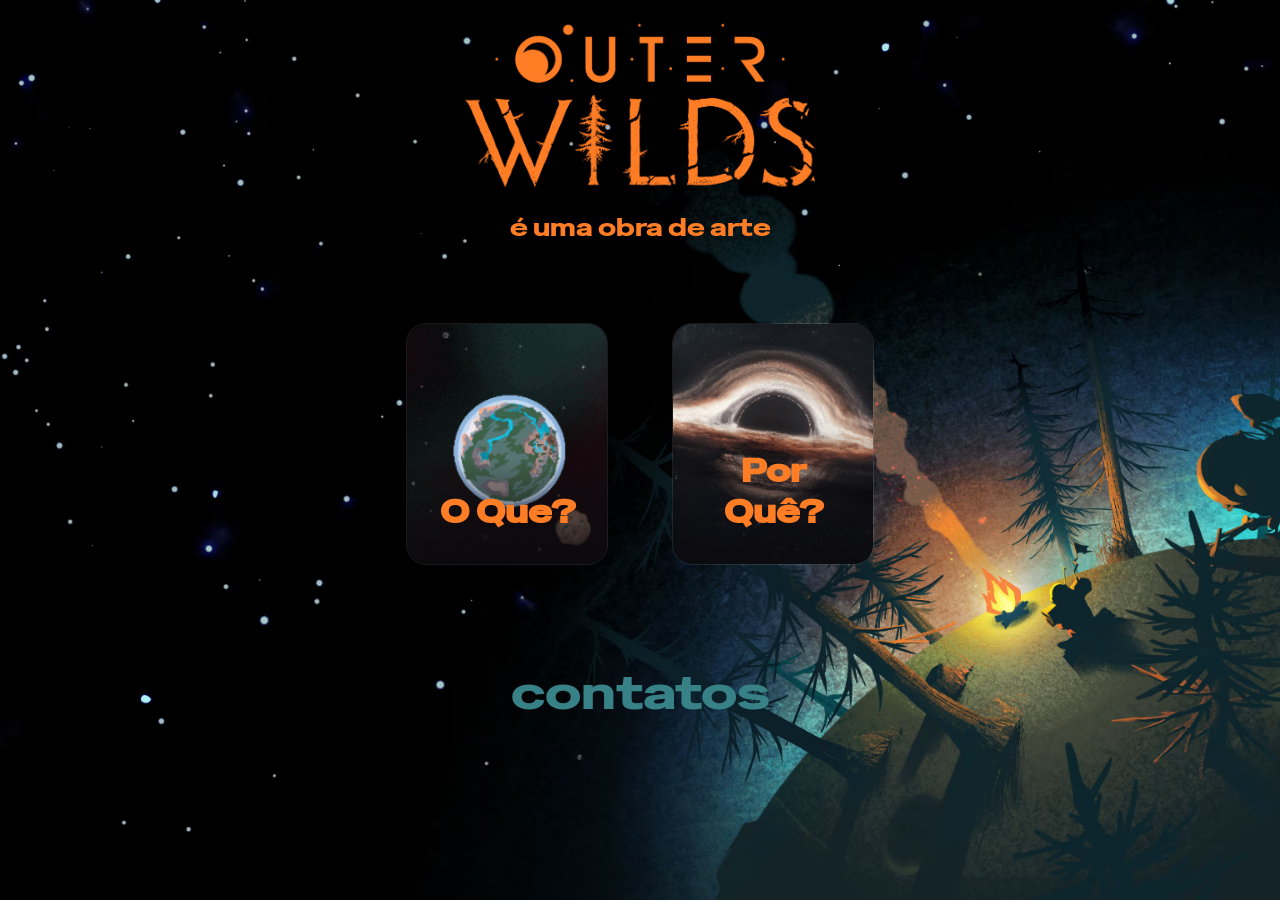
<file: index.html>
<!DOCTYPE html>

<html lang="pt-BR">

	<head>
		<meta name="description" content="Outer Wilds é uma obra de arte - Entenda">
		<meta name="keywords" content="Outer Wilds, jogo, obra de arte">
		<meta name="author" content="Kauã Nasário">
		<meta charset="UTF-8">
		<meta name="viewport" content="width=device-width, initial-scale=1.0">
		<title>Outer Wilds is a Masterpiece</title>
			
		<link rel="preconnect" href="https://fonts.googleapis.com">
		<link rel="preconnect" href="https://fonts.gstatic.com" crossorigin>
		<link href="https://fonts.googleapis.com/css2?family=Special+Gothic+Expanded+One&display=swap" rel="stylesheet">
	
		<link rel="stylesheet" href="style.css">
		
	</head>
	
	<body>
	
		<h1>
		
		<img src="Outer_Wilds_Logo.png" alt="Outer Wilds Logo">
		
		
		</h1>
		<h2>é uma obra de arte</h2>
		<!-- Página principal com navegação para outras seções! --!>
		<div class="options">
			<!-- Leva para a página de 'explicação' do que é Outer Wilds. --!>
			<a href="oque.html" class="option-card what">
				<div class="card-image">
					<img src="planet.png" class="static-img" alt="Planet">
					<img src="planet.gif" class="gif-img" alt="Planet Anim">
				</div>
				<div class="option-text">
					<h3>O Que?</h3>
				</div>
			</a>
			<!-- ´Leva para a página de 'explicação' do por quê Outer Wilds é uma obra de arte. --!>
			<a href="porque.html" class="option-card why">
				<div class="card-image">
					<img src="eye.png" class="static-img" alt="Eye">
					<img src="eye.gif" class="gif-img" alt="Eye anim">
				</div>
				<div class="option-text">
					<h3>Por Quê?</h3>
				</div>
			</a>
		</div>
		
		<div class="footer">
			<a href="contatos.html" class="contatos-link">contatos</a>
		</div>
		
	
	</body>
	
</html>
</file>
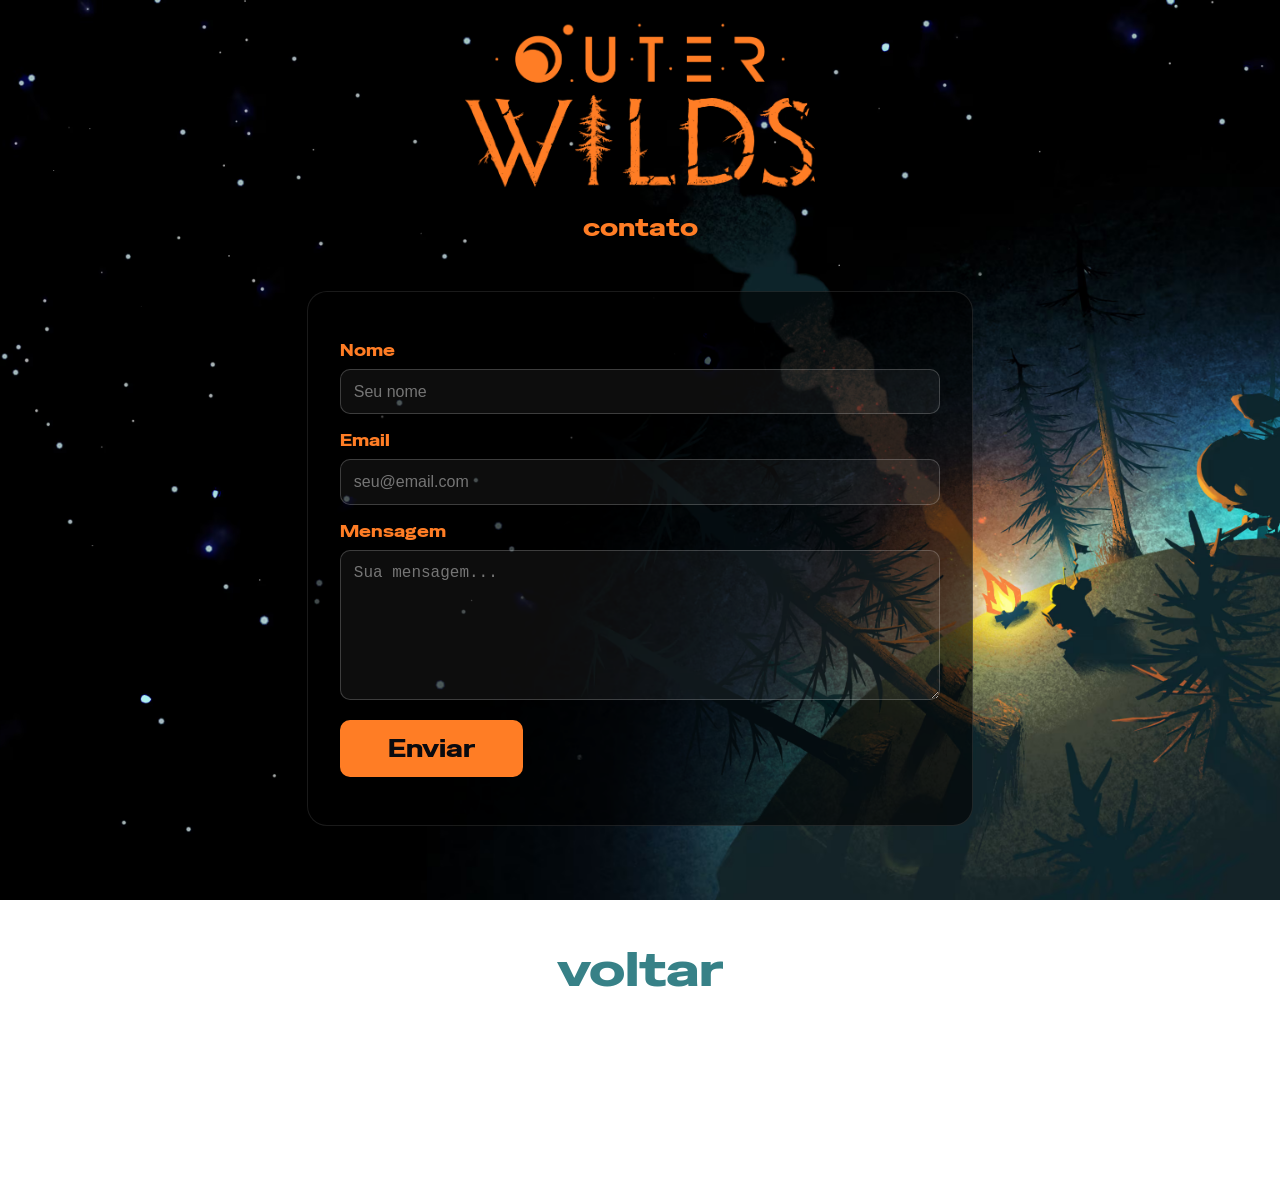
<file: contatos.html>
<!DOCTYPE html>
<html lang="pt-BR">
<head>
    <meta charset="UTF-8">
    <meta name="viewport" content="width=device-width, initial-scale=1.0">
    <title>Outer Wilds - Contato</title>
    
    <link rel="preconnect" href="https://fonts.googleapis.com">
    <link rel="preconnect" href="https://fonts.gstatic.com" crossorigin>
    <link href="https://fonts.googleapis.com/css2?family=Special+Gothic+Expanded+One&display=swap" rel="stylesheet">
    <link rel="stylesheet" href="style.css">
</head>
<body>
    <h1><img src="Outer_Wilds_Logo.png" alt="Outer Wilds Logo"></h1>
    <h2>contato</h2>
    
    <div class="contact-form">
        <form id="contactForm" onsubmit="return validateForm()">
            <label for="nome">Nome</label>
            <input type="text" id="nome" placeholder="Seu nome">
            
            <label for="email">Email</label>
            <input type="email" id="email" placeholder="seu@email.com">
            
            <label for="mensagem">Mensagem</label>
            <textarea id="mensagem" placeholder="Sua mensagem..."></textarea>
            
            <button type="submit">Enviar</button>
        </form>
        <div id="formMessage" style="color: #FF7D25; margin-top: 1rem; text-align: center;"></div>
    </div>
    
    <div class="footer">
        <a href="index.html" class="contatos-link">voltar</a>
    </div>
    
    <script>
        function validateForm() {
            var nome = document.getElementById('nome').value;
            var email = document.getElementById('email').value;
            var mensagem = document.getElementById('mensagem').value;
            var msg = document.getElementById('formMessage');
            
            if (nome === '' || nome.length < 2) {
                msg.textContent = 'Por favor, digite seu nome (mínimo 2 caracteres!!!)';
                return false;
            }
            
            if (email === '' || !email.includes('@') || !email.includes('.')) {
                msg.textContent = 'Por favor, digite um email válido';
                return false;
            }
            
            if (mensagem === '' || mensagem.length < 10) {
                msg.textContent = 'Por favor, digite uma mensagem (mínimo 10 caracteres!)';
                return false;
            }
            
            msg.textContent = '✅ Mensagem enviada com sucesso! (Demo!!!!)';
            msg.style.color = '#4CAF50';
            return false; 
        }
    </script>
</body>
</html>
</file>
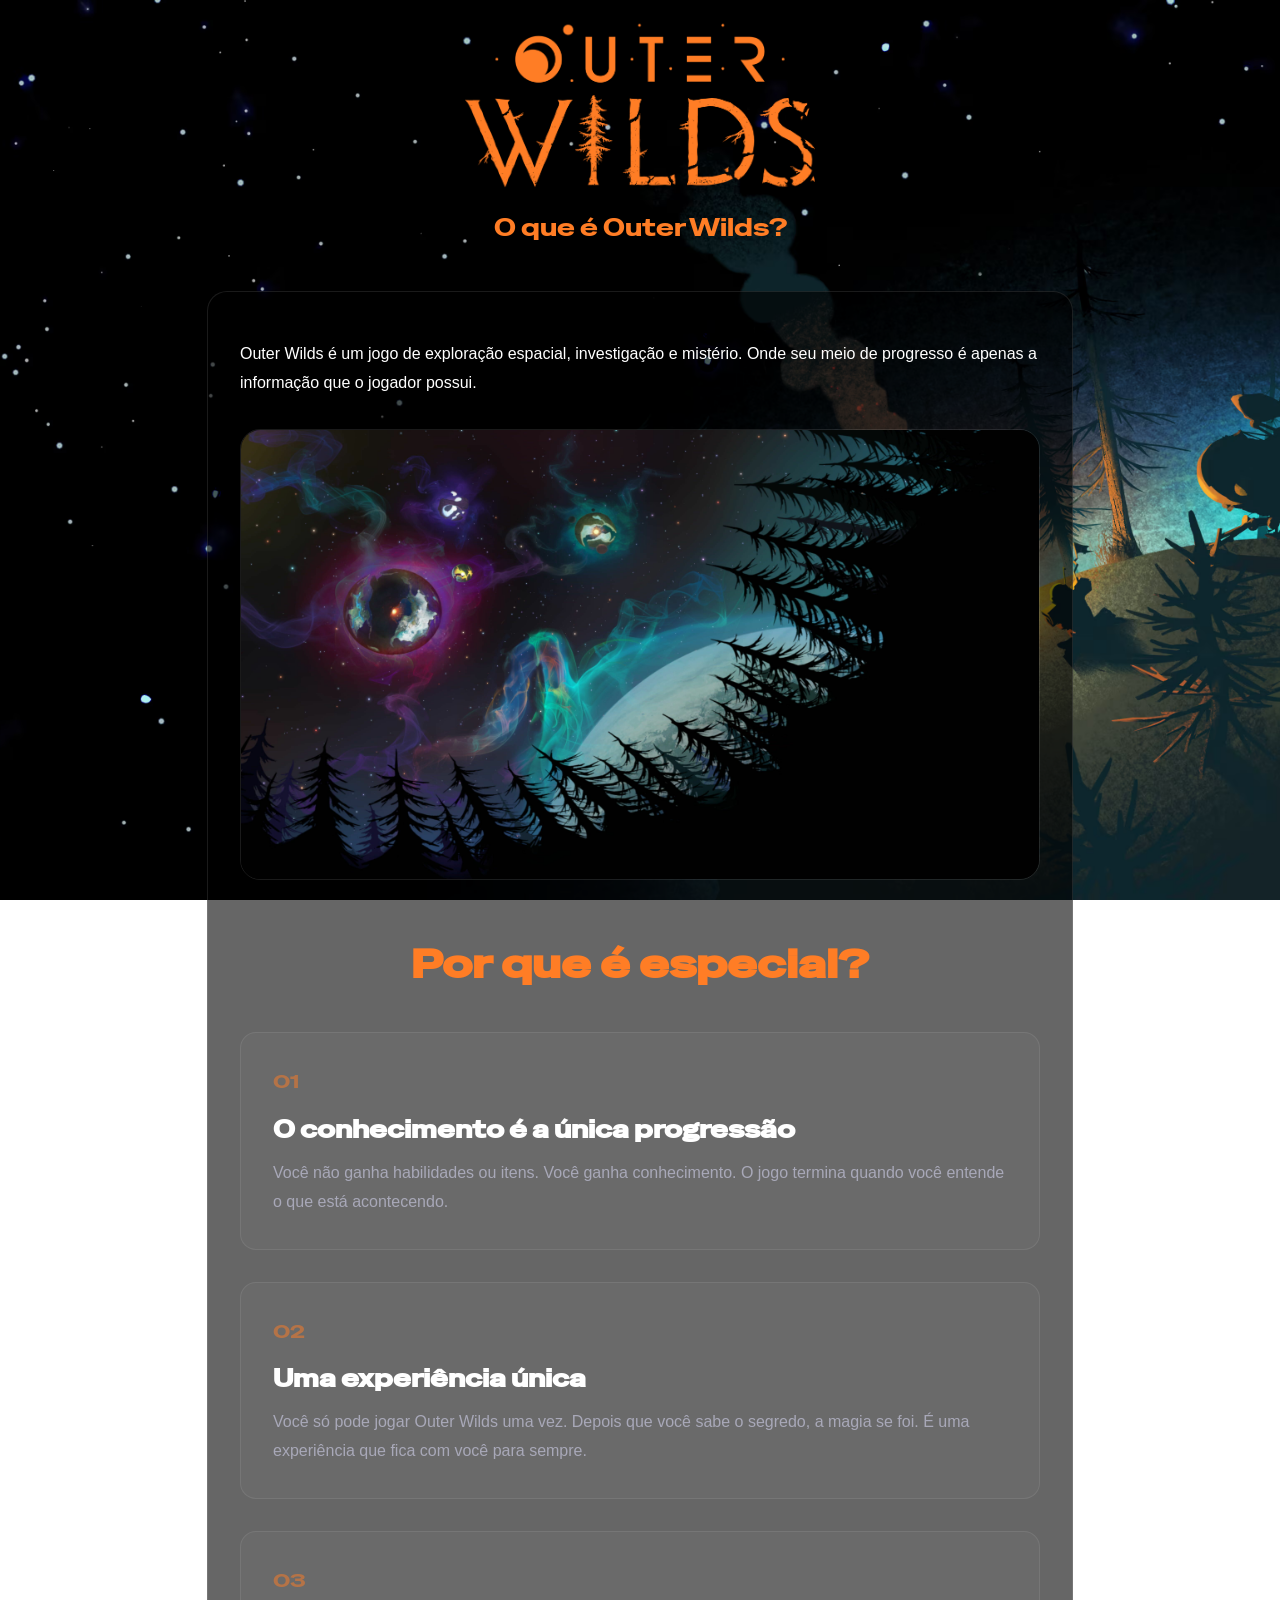
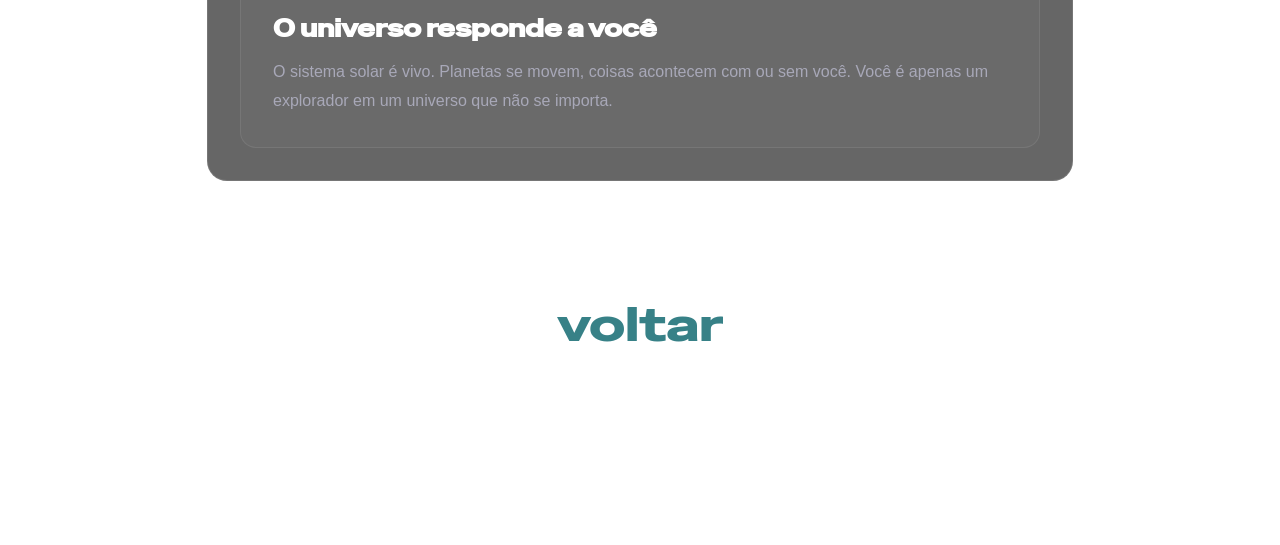
<file: oque.html>
<!DOCTYPE html>
<html lang="pt-BR">
<head>
    <meta charset="UTF-8">
    <meta name="viewport" content="width=device-width, initial-scale=1.0">
    <title>Outer Wilds - O que é?</title>
    
    <link rel="preconnect" href="https://fonts.googleapis.com">
    <link rel="preconnect" href="https://fonts.gstatic.com" crossorigin>
    <link href="https://fonts.googleapis.com/css2?family=Special+Gothic+Expanded+One&display=swap" rel="stylesheet">
    <link rel="stylesheet" href="style.css">
</head>
<body>
    <h1><img src="Outer_Wilds_Logo.png" alt="Outer Wilds Logo"></h1>
    <h2>O que é Outer Wilds?</h2>
    
    <div class="content">
        <p>Outer Wilds é um jogo de exploração espacial, investigação e mistério. Onde seu meio de progresso é apenas a informação que o jogador possui.</p>
        
        <div class="feature-image">
            <img src="Outer_Wilds_Oque.jpg" alt="Outer Wilds">
        </div>
        
        <h3>Por que é especial?</h3>
        
        <div class="reasons">
            <div class="reason">
                <div class="reason-number">01</div>
                <h4>O conhecimento é a única progressão</h4>
                <p>Você não ganha habilidades ou itens. Você ganha conhecimento. O jogo termina quando você entende o que está acontecendo.</p>
            </div>
            
            <div class="reason">
                <div class="reason-number">02</div>
                <h4>Uma experiência única</h4>
                <p>Você só pode jogar Outer Wilds uma vez. Depois que você sabe o segredo, a magia se foi. É uma experiência que fica com você para sempre.</p>
            </div>
            
            <div class="reason">
                <div class="reason-number">03</div>
                <h4>O universo responde a você</h4>
                <p>O sistema solar é vivo. Planetas se movem, coisas acontecem com ou sem você. Você é apenas um explorador em um universo que não se importa.</p>
            </div>
        </div>
    </div>
    
    <div class="footer">
        <a href="index.html" class="contatos-link">voltar</a>
    </div>
</body>
</html>
</file>
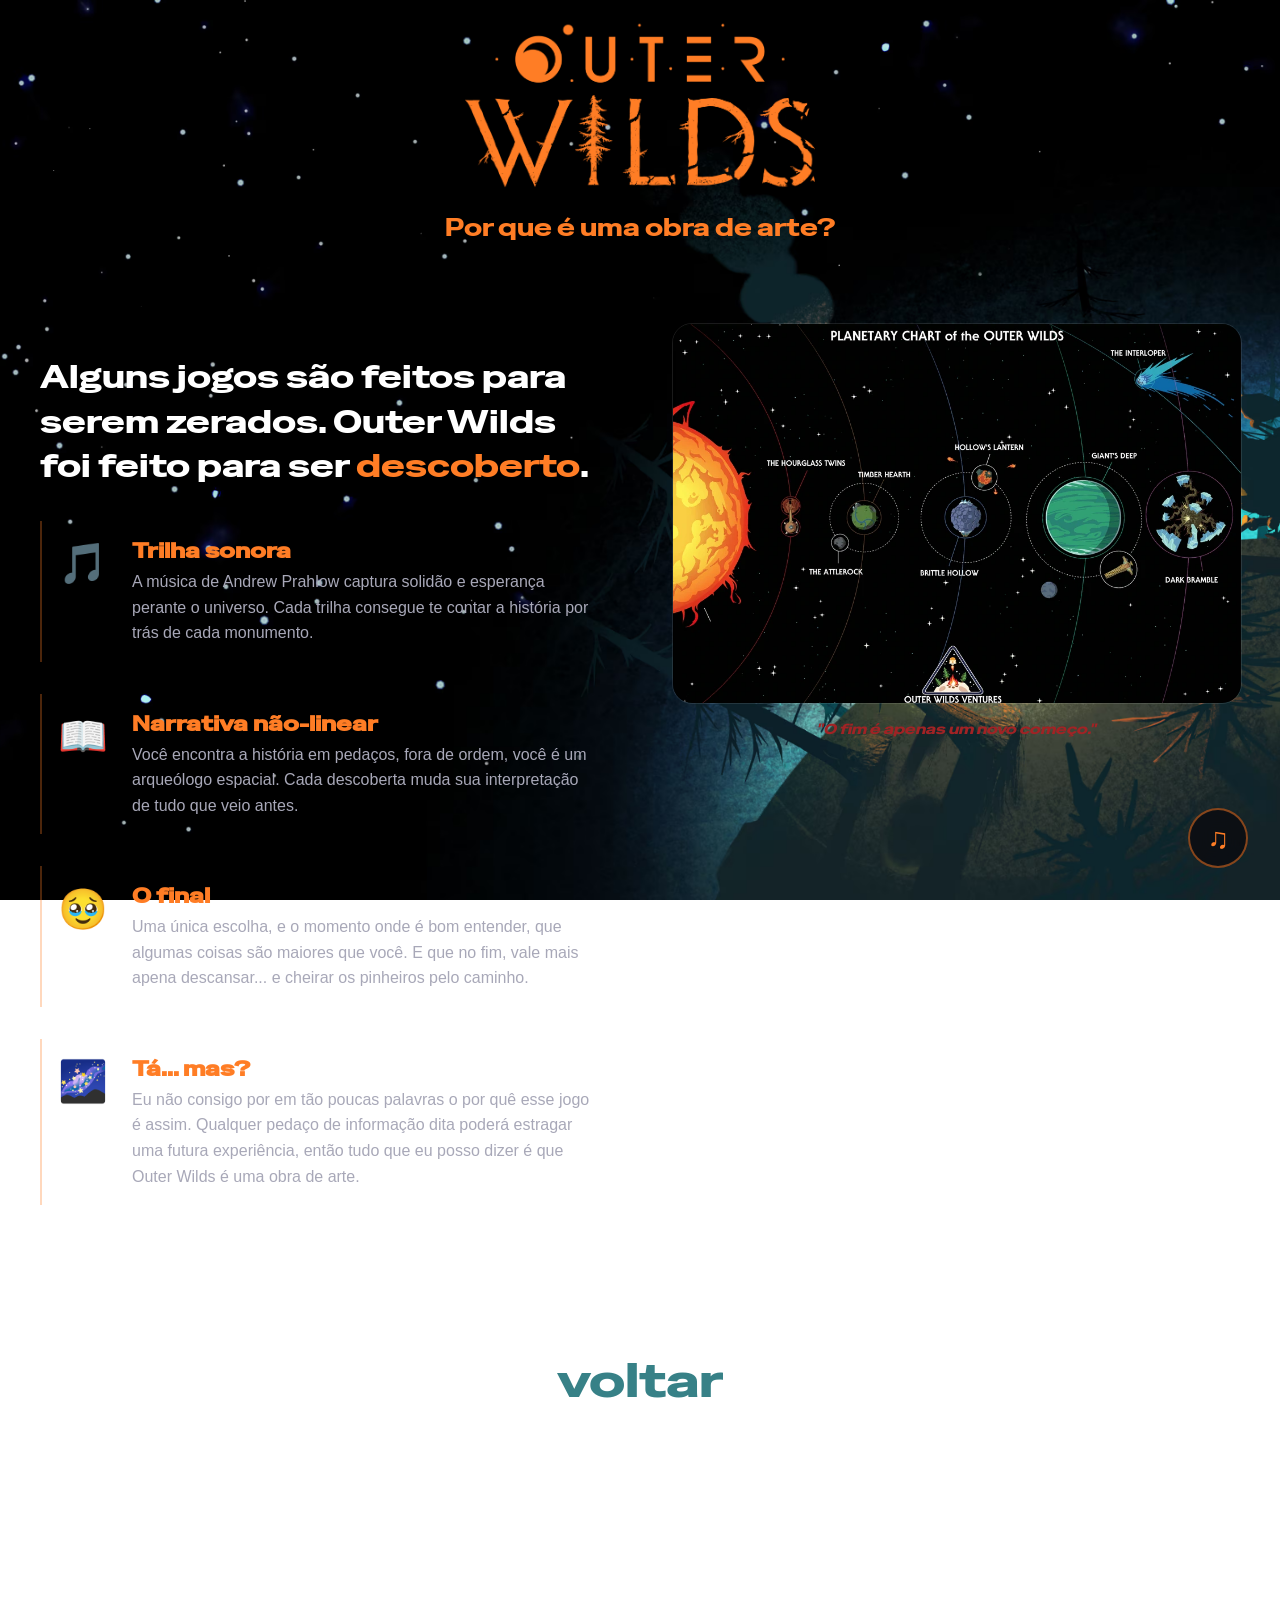
<file: porque.html>
<!DOCTYPE html>
<html lang="pt-BR">
<head>
    <meta charset="UTF-8">
    <meta name="viewport" content="width=device-width, initial-scale=1.0">
    <title>Outer Wilds - Por quê?</title>
    
    <link rel="preconnect" href="https://fonts.googleapis.com">
    <link rel="preconnect" href="https://fonts.gstatic.com" crossorigin>
    <link href="https://fonts.googleapis.com/css2?family=Special+Gothic+Expanded+One&display=swap" rel="stylesheet">
    <link rel="stylesheet" href="style.css">
</head>
<body>
    <h1><img src="Outer_Wilds_Logo.png" alt="Outer Wilds Logo"></h1>
    <h2>Por que é uma obra de arte?</h2>
    
    <div class="content-alt">
        <div class="alt-grid">
            <div class="alt-text">
                <p class="alt-intro">Alguns jogos são feitos para serem zerados. Outer Wilds foi feito para ser <span class="highlight">descoberto</span>.</p>
                
                <div class="alt-points">
                    <div class="alt-point">
                        <span class="alt-icon">🎵</span>
                        <div>
                            <h4>Trilha sonora</h4>
                            <p>A música de Andrew Prahlow captura solidão e esperança perante o universo. Cada trilha consegue te contar a história por trás de cada monumento.</p>
                        </div>
                    </div>
                    
                    <div class="alt-point">
                        <span class="alt-icon">📖</span>
                        <div>
                            <h4>Narrativa não-linear</h4>
                            <p>Você encontra a história em pedaços, fora de ordem, você é um arqueólogo espacial. Cada descoberta muda sua interpretação de tudo que veio antes.</p>
                        </div>
                    </div>
                    
                    <div class="alt-point">
                        <span class="alt-icon">🥹</span>
                        <div>
                            <h4>O final</h4>
                            <p>Uma única escolha, e o momento onde é bom entender, que algumas coisas são maiores que você. E que no fim, vale mais apena descansar... e cheirar os pinheiros pelo caminho.</p>
                        </div>
                    </div>
                    
                    <div class="alt-point">
                        <span class="alt-icon">🌌</span>
                        <div>
                            <h4>Tá... mas?</h4>
                            <p>Eu não consigo por em tão poucas palavras o por quê esse jogo é assim. Qualquer pedaço de informação dita poderá estragar uma futura experiência, então tudo que eu posso dizer é que Outer Wilds é uma obra de arte.</p>
                        </div>
                    </div>
                </div>
            </div>
            
            <div class="alt-image">
                <img src="Solar_system_map.webp" alt="Solar system">
                <p class="alt-caption">"O fim é apenas um novo começo."</p>
            </div>
        </div>
    </div>
    
    <div class="footer">
        <a href="index.html" class="contatos-link">voltar</a>
    </div>
    
    <button id="musicBtn" class="music-button">♫</button>
    <audio id="bgMusic" loop>
        <source src="Travelers_Andrew_Prahlow.mp3" type="audio/mpeg">
    </audio>
    
    <script>
        const musicBtn = document.getElementById('musicBtn');
        const bgMusic = document.getElementById('bgMusic');
        let isPlaying = false;
        
        musicBtn.addEventListener('click', function() {
            if (isPlaying) {
                bgMusic.pause();
                musicBtn.textContent = '♫';
                musicBtn.classList.remove('playing');
            } else {
                bgMusic.play();
                musicBtn.textContent = '⏸';
                musicBtn.classList.add('playing');
            }
            isPlaying = !isPlaying;
        });
    </script>
</body>
</html>
</file>
<file: style.css>
/* Configuração para o background ser bonito. */
body {
    background-image: url(outer-wilds-4k.png);
    background-size: cover;
    background-position: center;
    background-attachment: fixed;
}

h1 img {
	width: 50%;
	max-width: 350px;
	height: auto;
	display: block;
	margin: 0 auto;
}

h2 {
	color: #FF7D25;
	font-family: "Special Gothic Expanded One", sans-serif;
    font-weight: 400;
    font-style: normal;
	font-size: 1.5rem;
	text-align: center;
	margin-top: 1rem;
}

.options {
	display: flex;
	justify-content: center;
	gap: 4rem;
	padding: 2rem;
	height: auto;
	align-items: center;
	margin-top: 3rem;
}

.option-card {
    flex: 1;
    max-width: 200px;
	aspect-ratio: 1 / 1.2;
    border-radius: 20px;
    overflow: hidden;
    position: relative;
    cursor: pointer;
    text-decoration: none;
    transition: all 0.4s ease;
    border: 1px solid rgba(255, 255, 255, 0.1);
}

.option-card img {
    width: 100%;
    height: 100%;
    object-fit: cover;
    display: block;
}

.option-card .option-text {
    position: absolute;
    bottom: 0;
    left: 0;
    right: 0;
    padding: 2rem;
    background: linear-gradient(transparent, rgba(10, 10, 15, 0.9));
    text-align: center;
}

.card-image {
    width: 100%;
    height: 100%;
    position: relative;
    overflow: hidden;
}

.card-image img {
    width: 100%;
    height: 100%;
    object-fit: cover;
    display: block;
}

.card-image .gif-img {
	display: none;
}

/* Efeito de hover nas card pra ser bonito. */
.option-card:hover .card-image .gif-img {
    display:block;
}

.option-card:hover .card-image .static-img {
	display:none;
}

.option-card h3 {
    color: #FF7D25;
    font-family: "Special Gothic Expanded One", sans-serif;
    font-size: 2rem;
    margin: 0;
}

.footer {
	text-align: center;
	padding: 4rem 0;
	min-height: 20vh;
}

.contatos-link {
	color:#378187;
    font-family: "Special Gothic Expanded One", sans-serif;
    font-size: 3rem;
    text-decoration: none;
    transition: color 0.3s ease;
}

.contatos-link:hover {
	color: #5059EB;
}
	
@media (max-width: 768px) {
    .options {
        flex-direction: column; 
        gap: 2rem;
		align-items: center;
    }

    .option-card {
        max-width: 80%;
    }

    h2 {
        font-size: 2rem;
    }

    .option-card h3 {
        font-size: 1.5rem;
    }

    .contatos-link {
        font-size: 2rem;
    }
}

@media (max-width: 1024px) and (min-width: 769px) {
    .options {
        gap: 2rem;
    }
    
    .option-card {
        max-width: 300px;
    }
}

.content {
    max-width: 800px;
    margin: 3rem auto;
    padding: 2rem;
    color: #fff;
    font-family: Arial, sans-serif;
    line-height: 1.8;
    background: rgba(0, 0, 0, 0.6);
    border-radius: 20px;
    border: 1px solid rgba(255, 255, 255, 0.1);
}

.content p {
    margin-bottom: 1rem;
}

.contact-form {
    max-width: 600px;
    margin: 3rem auto;
    padding: 2rem;
    background: rgba(0, 0, 0, 0.6);
    border-radius: 20px;
    border: 1px solid rgba(255, 255, 255, 0.1);
}

.contact-form label {
    color: #FF7D25;
    font-family: "Special Gothic Expanded One", sans-serif;
    display: block;
    margin: 1rem 0 0.5rem;
}

.contact-form input,
.contact-form textarea {
    width: 100%;
    padding: 0.8rem;
    border: 1px solid rgba(255, 255, 255, 0.2);
    border-radius: 10px;
    background: rgba(255, 255, 255, 0.05);
    color: #fff;
    font-size: 1rem;
    box-sizing: border-box;
}

.contact-form input:focus,
.contact-form textarea:focus {
    outline: none;
    border-color: #FF7D25;
}

.contact-form textarea {
    resize: vertical;
    min-height: 150px;
}

.contact-form button {
    background: #FF7D25;
    color: #0a0a0f;
    font-family: "Special Gothic Expanded One", sans-serif;
    font-size: 1.5rem;
    padding: 0.8rem 3rem;
    border: none;
    border-radius: 10px;
    cursor: pointer;
    margin-top: 1rem;
    transition: all 0.3s ease;
}

.contact-form button:hover {
    transform: scale(1.05);
    box-shadow: 0 0 30px rgba(255, 125, 37, 0.3);
}

.feature-image {
    margin: 2rem 0;
    border-radius: 20px;
    overflow: hidden;
    border: 1px solid rgba(255, 255, 255, 0.1);
}

.feature-image img {
    width: 100%;
    height: auto;
    display: block;
}

.content h3 {
    color: #FF7D25;
    font-family: "Special Gothic Expanded One", sans-serif;
    font-size: 2.5rem;
    text-align: center;
    margin: 3rem 0 2rem;
}

.reasons {
    display: flex;
    flex-direction: column;
    gap: 2rem;
}

.reason {
    background: rgba(255, 255, 255, 0.03);
    border: 1px solid rgba(255, 255, 255, 0.08);
    border-radius: 16px;
    padding: 2rem;
    transition: all 0.3s ease;
}

.reason:hover {
    background: rgba(255, 255, 255, 0.06);
    border-color: rgba(255, 125, 37, 0.3);
    transform: translateX(10px);
}

.reason-number {
    color: #FF7D25;
    font-family: "Special Gothic Expanded One", sans-serif;
    font-size: 1.2rem;
    opacity: 0.5;
    margin-bottom: 0.5rem;
}

.reason h4 {
    color: #fff;
    font-family: "Special Gothic Expanded One", sans-serif;
    font-size: 1.5rem;
    margin: 0 0 0.5rem;
}

.reason p {
    color: #a8a8b8;
    font-family: Arial, sans-serif;
    line-height: 1.8;
    margin: 0;
}

.content-alt {
    max-width: 1200px;
    margin: 3rem auto;
    padding: 2rem;
}

.alt-grid {
    display: grid;
    grid-template-columns: 1fr 1fr;
    gap: 4rem;
    align-items: start;
}

.alt-intro {
    font-family: "Special Gothic Expanded One", sans-serif;
    font-size: 2rem;
    color: #fff;
    line-height: 1.4;
    margin-bottom: 2rem;
}

.highlight {
    color: #FF7D25;
}

.alt-points {
    display: flex;
    flex-direction: column;
    gap: 2rem;
}

.alt-point {
    display: flex;
    gap: 1.5rem;
    align-items: flex-start;
    padding: 1rem;
    border-left: 2px solid rgba(255, 125, 37, 0.3);
    transition: all 0.3s ease;
}

.alt-point:hover {
    border-left-color: #FF7D25;
    transform: translateX(5px);
}

.alt-icon {
    font-size: 2.5rem;
    flex-shrink: 0;
    margin-top: 0.2rem;
}

.alt-point h4 {
    color: #FF7D25;
    font-family: "Special Gothic Expanded One", sans-serif;
    font-size: 1.3rem;
    margin: 0 0 0.3rem;
}

.alt-point p {
    color: #a8a8b8;
    font-family: Arial, sans-serif;
    line-height: 1.6;
    margin: 0;
}

.alt-image {
    position: sticky;
    top: 2rem;
}

.alt-image img {
    width: 100%;
    border-radius: 20px;
    border: 1px solid rgba(255, 255, 255, 0.1);
    display: block;
}

.alt-caption {
    color: #A12325;
    font-family: "Special Gothic Expanded One", sans-serif;
    font-size: 0.9rem;
    text-align: center;
    margin-top: 1rem;
    font-style: italic;
}

.music-button {
    position: fixed;
    bottom: 2rem;
    right: 2rem;
    width: 60px;
    height: 60px;
    border-radius: 50%;
    border: 2px solid rgba(255, 125, 37, 0.5);
    background: rgba(10, 10, 15, 0.8);
    color: #FF7D25;
    font-size: 1.8rem;
    cursor: pointer;
    transition: all 0.3s ease;
    z-index: 999;
    backdrop-filter: blur(10px);
}

.music-button:hover {
    transform: scale(1.1);
    border-color: #FF7D25;
    box-shadow: 0 0 30px rgba(255, 125, 37, 0.3);
}

.music-button.playing {
    border-color: #4CAF50;
    box-shadow: 0 0 30px rgba(76, 175, 80, 0.3);
    animation: pulse 2s infinite;
}

@keyframes pulse {
    0%, 100% { box-shadow: 0 0 30px rgba(76, 175, 80, 0.3); }
    50% { box-shadow: 0 0 60px rgba(76, 175, 80, 0.6); }
}

@media (max-width: 768px) {
    .alt-grid {
        grid-template-columns: 1fr;
        gap: 2rem;
    }
    
    .alt-image {
        position: relative;
        top: 0;
    }
    
    .alt-intro {
        font-size: 1.5rem;
    }
    
    .alt-point {
        padding-left: 1rem;
    }
    
    .music-button {
        width: 50px;
        height: 50px;
        font-size: 1.5rem;
        bottom: 1rem;
        right: 1rem;
    }
}
</file>
